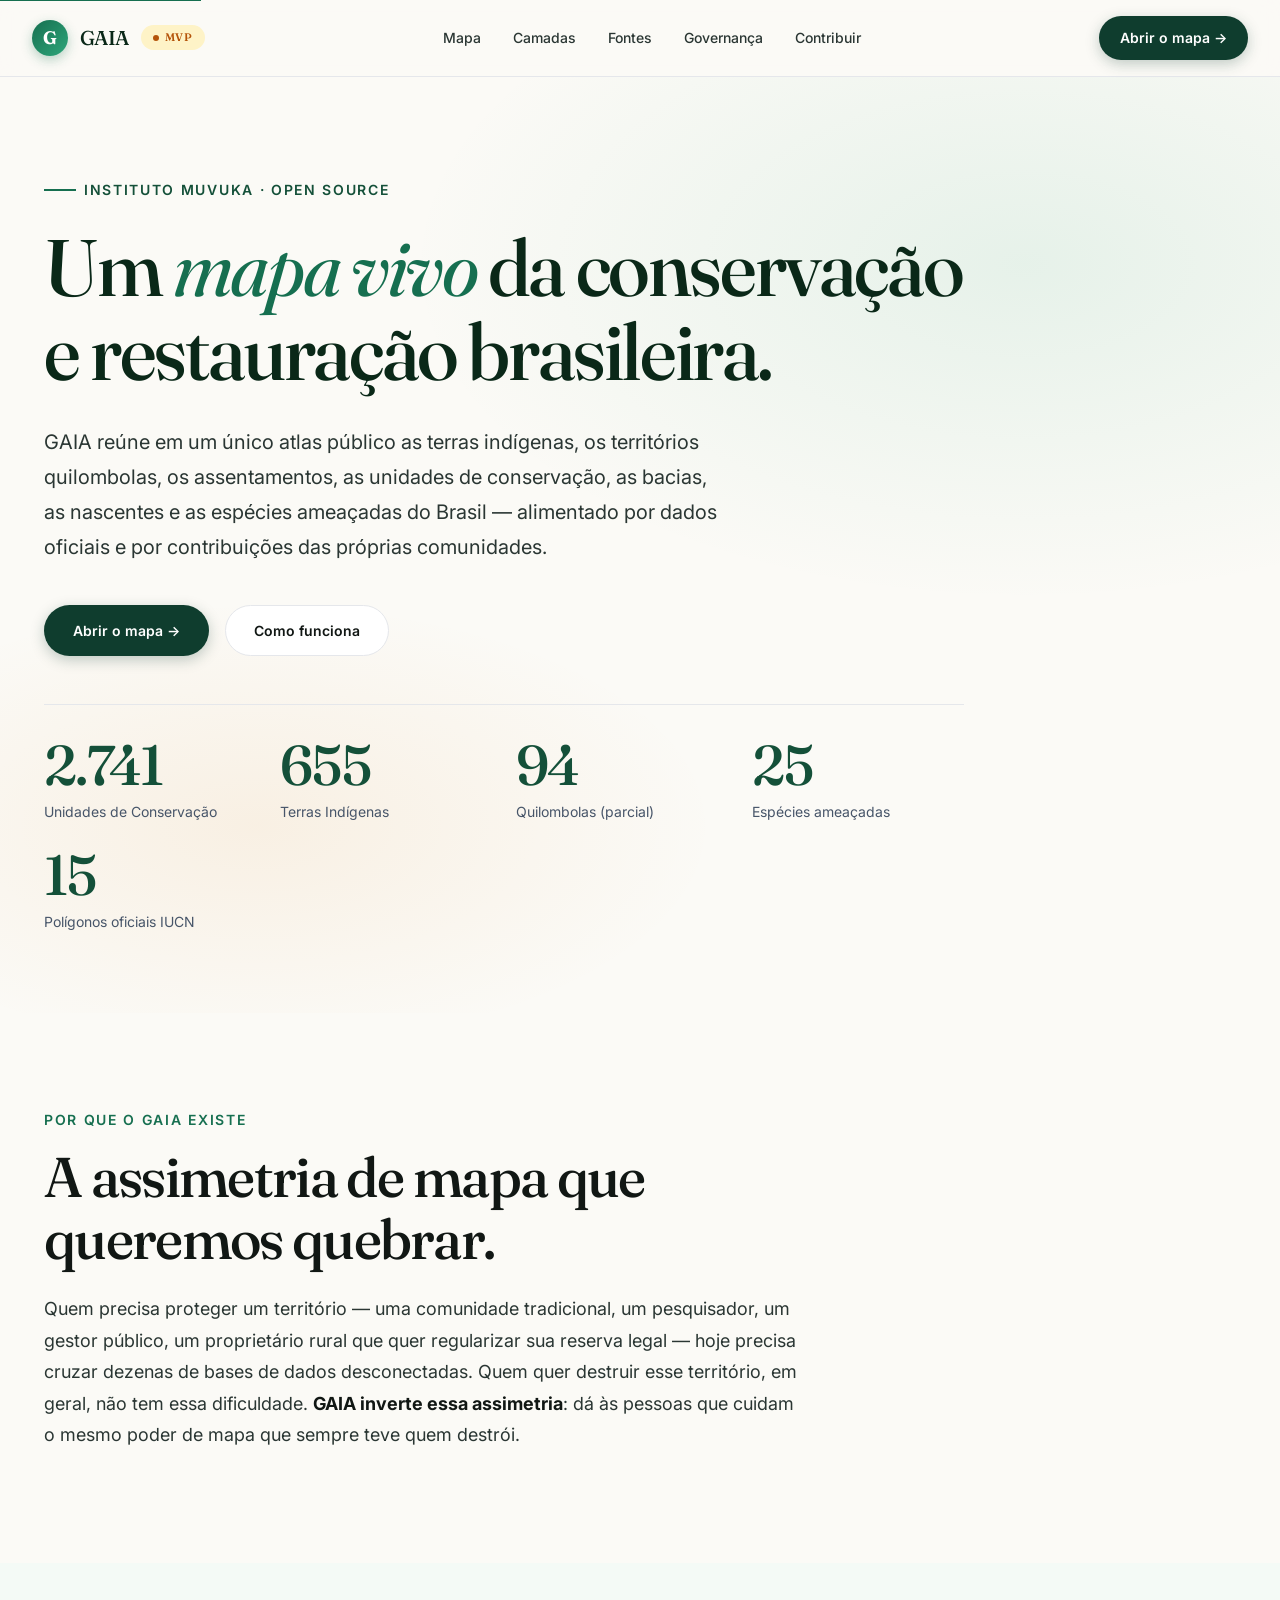
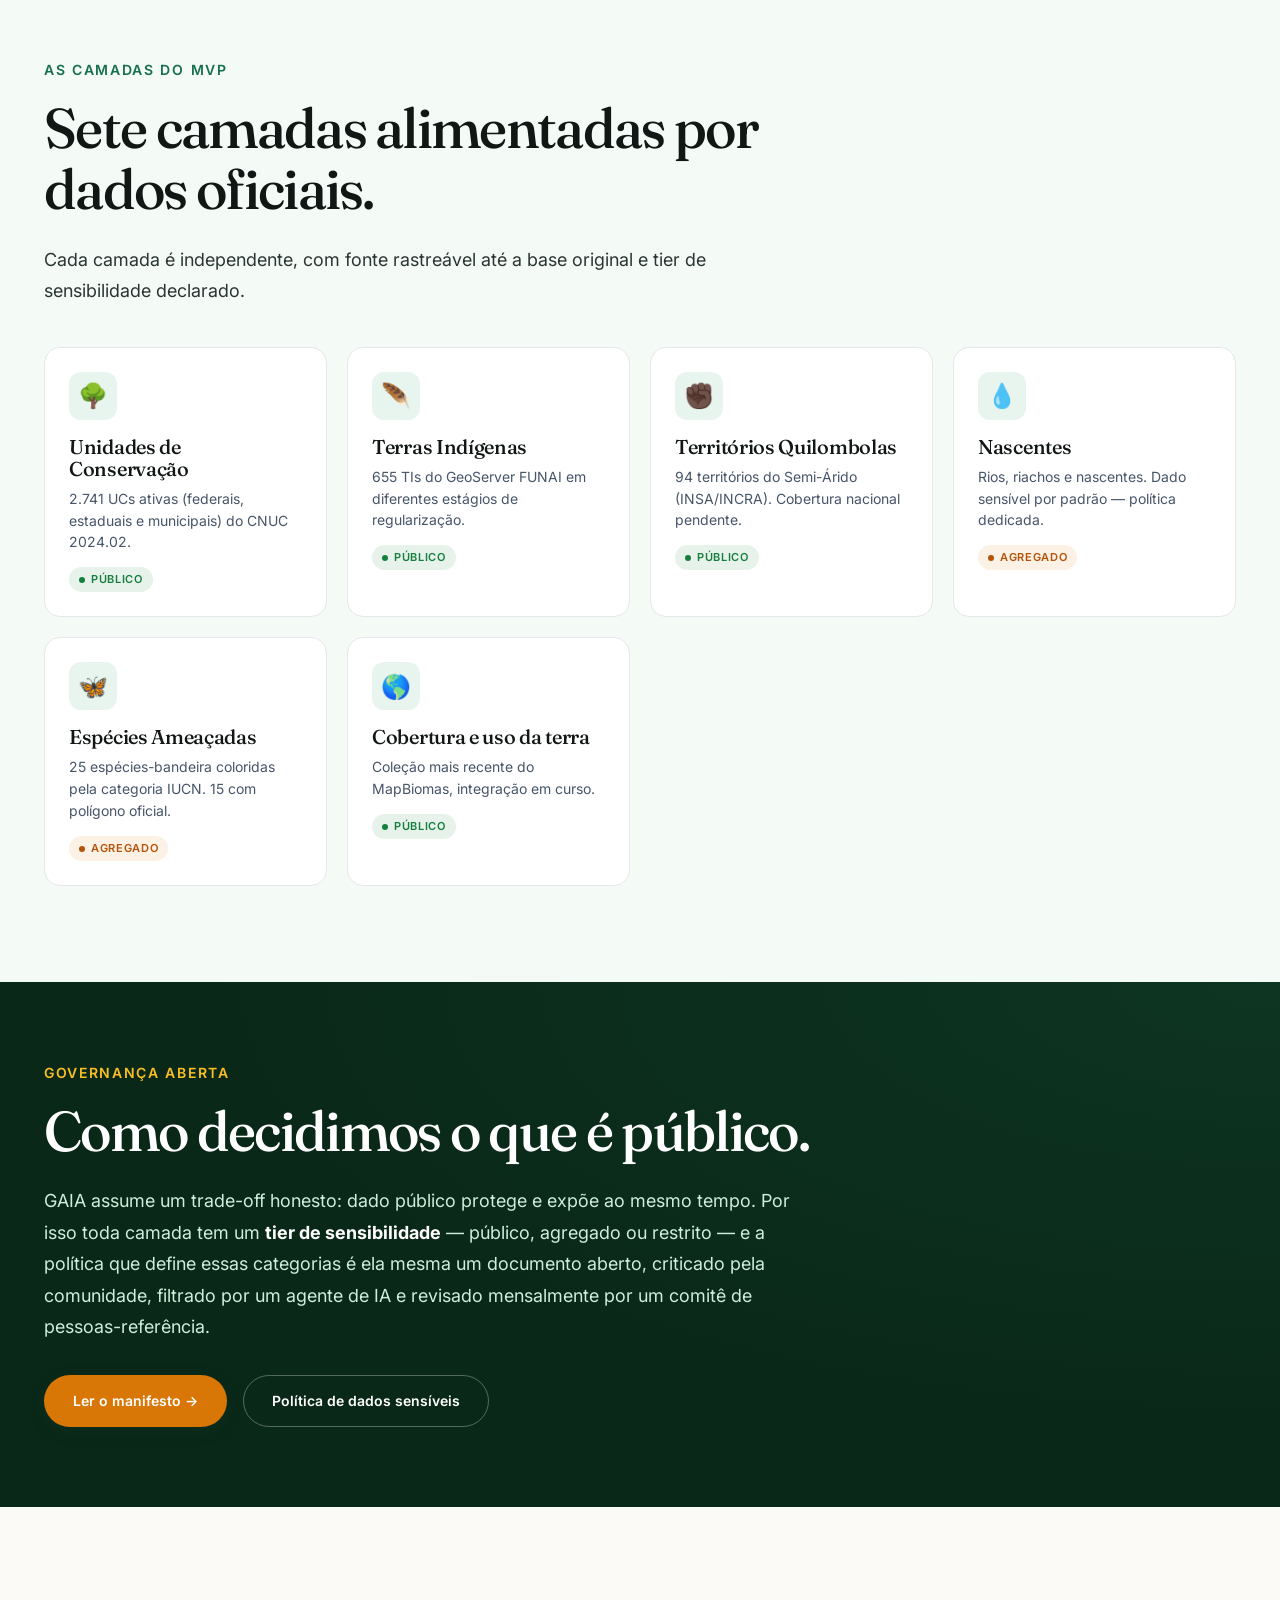
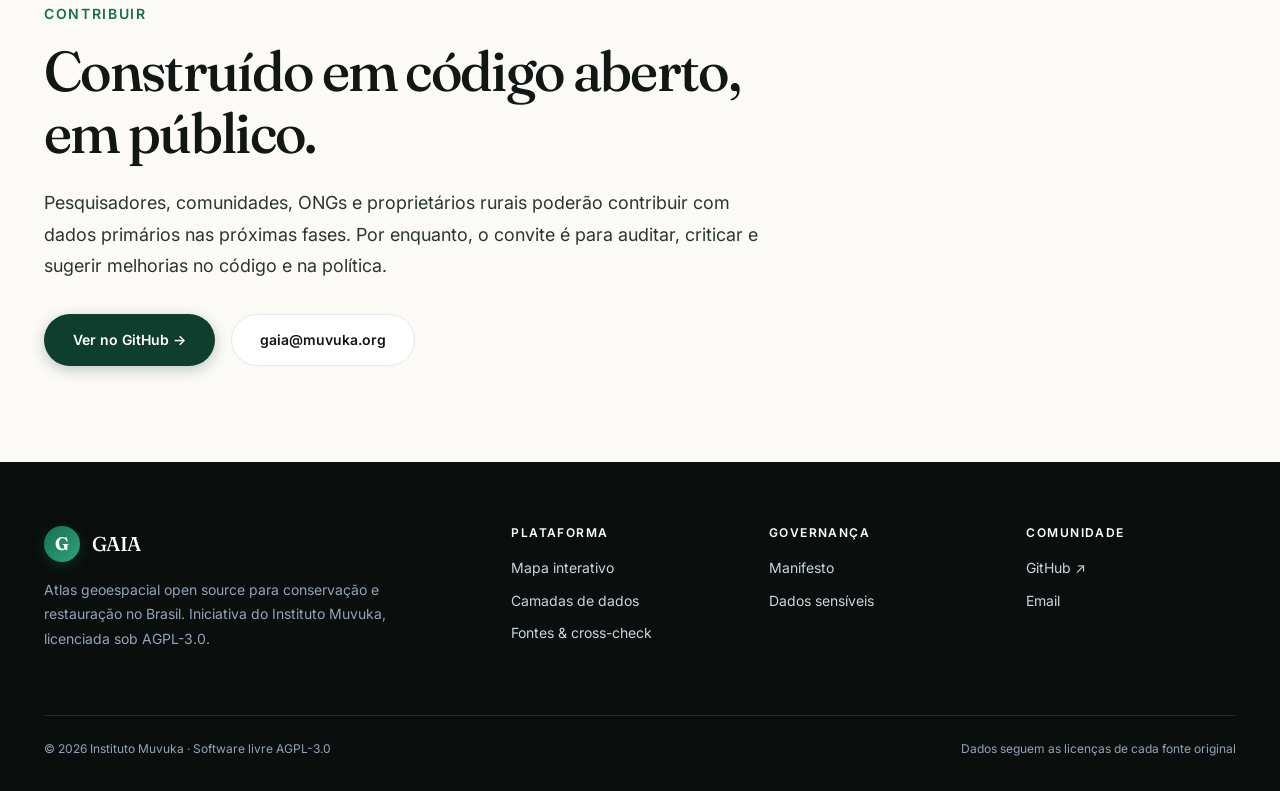
<file: index.html>
<!doctype html>
<html lang="pt-BR">
<head>
  <meta charset="utf-8" />
  <meta name="viewport" content="width=device-width, initial-scale=1, viewport-fit=cover" />
  <meta name="description" content="GAIA — atlas geoespacial open source da conservação e restauração brasileira. Terras indígenas, quilombolas, unidades de conservação, espécies ameaçadas — em um mapa só." />
  <meta property="og:title" content="GAIA — Mapa vivo da conservação brasileira" />
  <meta property="og:description" content="Atlas geoespacial open source agregando dados oficiais de conservação e restauração no Brasil." />
  <meta property="og:type" content="website" />
  <meta property="og:url" content="https://gaia.muvuka.org" />
  <title>GAIA — Mapa vivo da conservação e restauração brasileira</title>
  <link rel="stylesheet" href="./styles/tokens.css" />
  <link rel="stylesheet" href="./styles/base.css" />
  <link rel="stylesheet" href="./styles/components.css" />
</head>
<body>
  <a href="#main" class="skip-link">Pular para o conteúdo</a>

  <header class="gaia-header" role="banner">
    <a href="./index.html" class="gaia-header__brand" style="text-decoration: none;">
      <span class="gaia-header__brand-mark" aria-hidden="true">G</span>
      <span>GAIA</span>
      <span class="gaia-pill gaia-pill--alpha"><span class="gaia-pill__dot"></span>MVP</span>
    </a>
    <nav aria-label="Navegação principal">
      <ul class="gaia-header__nav">
        <li><a href="./modules/map/map.html">Mapa</a></li>
        <li><a href="#camadas">Camadas</a></li>
        <li><a href="./modules/governance/fontes.html">Fontes</a></li>
        <li><a href="#governanca">Governança</a></li>
        <li><a href="#contribuir">Contribuir</a></li>
      </ul>
    </nav>
    <a href="./modules/map/map.html" class="gaia-btn gaia-btn--primary" style="padding: 10px 20px;">Abrir o mapa →</a>
  </header>

  <main id="main">

    <!-- HERO -->
    <section class="gaia-hero">
      <div class="gaia-container">
        <div class="gaia-hero__content">
          <span class="gaia-hero__eyebrow">Instituto Muvuka · Open source</span>
          <h1 class="gaia-hero__title">
            Um <em>mapa vivo</em> da conservação<br />
            e restauração brasileira.
          </h1>
          <p class="gaia-hero__lead">
            GAIA reúne em um único atlas público as terras indígenas, os territórios quilombolas, os assentamentos, as unidades de conservação, as bacias, as nascentes e as espécies ameaçadas do Brasil — alimentado por dados oficiais e por contribuições das próprias comunidades.
          </p>
          <div class="gaia-hero__cta">
            <a href="./modules/map/map.html" class="gaia-btn gaia-btn--primary">Abrir o mapa →</a>
            <a href="#sobre" class="gaia-btn gaia-btn--secondary">Como funciona</a>
          </div>

          <!-- Stats -->
          <div class="gaia-stats">
            <div class="gaia-stat">
              <span class="gaia-stat__num">2.741</span>
              <div class="gaia-stat__label">Unidades de Conservação</div>
            </div>
            <div class="gaia-stat">
              <span class="gaia-stat__num">655</span>
              <div class="gaia-stat__label">Terras Indígenas</div>
            </div>
            <div class="gaia-stat">
              <span class="gaia-stat__num">94</span>
              <div class="gaia-stat__label">Quilombolas (parcial)</div>
            </div>
            <div class="gaia-stat">
              <span class="gaia-stat__num">25</span>
              <div class="gaia-stat__label">Espécies ameaçadas</div>
            </div>
            <div class="gaia-stat">
              <span class="gaia-stat__num">15</span>
              <div class="gaia-stat__label">Polígonos oficiais IUCN</div>
            </div>
          </div>
        </div>
      </div>
    </section>

    <!-- POR QUE EXISTE -->
    <section id="sobre" class="gaia-section">
      <div class="gaia-container">
        <span class="gaia-section__eyebrow">Por que o GAIA existe</span>
        <h2 class="gaia-section__title">A assimetria de mapa que queremos quebrar.</h2>
        <p class="gaia-section__lead" style="max-width: 760px;">
          Quem precisa proteger um território — uma comunidade tradicional, um pesquisador, um gestor público, um proprietário rural que quer regularizar sua reserva legal — hoje precisa cruzar dezenas de bases de dados desconectadas. Quem quer destruir esse território, em geral, não tem essa dificuldade. <strong style="color: var(--gaia-ink-900);">GAIA inverte essa assimetria</strong>: dá às pessoas que cuidam o mesmo poder de mapa que sempre teve quem destrói.
        </p>
      </div>
    </section>

    <!-- CAMADAS -->
    <section id="camadas" class="gaia-section" style="background: var(--gaia-green-50);">
      <div class="gaia-container">
        <span class="gaia-section__eyebrow">As camadas do MVP</span>
        <h2 class="gaia-section__title">Sete camadas alimentadas por dados oficiais.</h2>
        <p class="gaia-section__lead">Cada camada é independente, com fonte rastreável até a base original e tier de sensibilidade declarado.</p>

        <div class="gaia-grid">
          <article class="gaia-feature" style="--gaia-feature-color: #166F50;">
            <div class="gaia-feature__icon">🌳</div>
            <h3 class="gaia-feature__title">Unidades de Conservação</h3>
            <p class="gaia-feature__desc">2.741 UCs ativas (federais, estaduais e municipais) do CNUC 2024.02.</p>
            <span class="gaia-tier gaia-tier--public"><span class="gaia-tier__dot"></span>Público</span>
          </article>
          <article class="gaia-feature" style="--gaia-feature-color: #8B5A2B;">
            <div class="gaia-feature__icon">🪶</div>
            <h3 class="gaia-feature__title">Terras Indígenas</h3>
            <p class="gaia-feature__desc">655 TIs do GeoServer FUNAI em diferentes estágios de regularização.</p>
            <span class="gaia-tier gaia-tier--public"><span class="gaia-tier__dot"></span>Público</span>
          </article>
          <article class="gaia-feature" style="--gaia-feature-color: #5A3818;">
            <div class="gaia-feature__icon">✊🏿</div>
            <h3 class="gaia-feature__title">Territórios Quilombolas</h3>
            <p class="gaia-feature__desc">94 territórios do Semi-Árido (INSA/INCRA). Cobertura nacional pendente.</p>
            <span class="gaia-tier gaia-tier--public"><span class="gaia-tier__dot"></span>Público</span>
          </article>
          <article class="gaia-feature" style="--gaia-feature-color: #2F8FBE;">
            <div class="gaia-feature__icon">💧</div>
            <h3 class="gaia-feature__title">Nascentes</h3>
            <p class="gaia-feature__desc">Rios, riachos e nascentes. Dado sensível por padrão — política dedicada.</p>
            <span class="gaia-tier gaia-tier--aggregated"><span class="gaia-tier__dot"></span>Agregado</span>
          </article>
          <article class="gaia-feature" style="--gaia-feature-color: #B45309;">
            <div class="gaia-feature__icon">🦋</div>
            <h3 class="gaia-feature__title">Espécies Ameaçadas</h3>
            <p class="gaia-feature__desc">25 espécies-bandeira coloridas pela categoria IUCN. 15 com polígono oficial.</p>
            <span class="gaia-tier gaia-tier--aggregated"><span class="gaia-tier__dot"></span>Agregado</span>
          </article>
          <article class="gaia-feature" style="--gaia-feature-color: #6BC79D;">
            <div class="gaia-feature__icon">🌎</div>
            <h3 class="gaia-feature__title">Cobertura e uso da terra</h3>
            <p class="gaia-feature__desc">Coleção mais recente do MapBiomas, integração em curso.</p>
            <span class="gaia-tier gaia-tier--public"><span class="gaia-tier__dot"></span>Público</span>
          </article>
        </div>
      </div>
    </section>

    <!-- MANIFESTO -->
    <section id="governanca" class="gaia-manifesto">
      <div class="gaia-container">
        <span class="gaia-section__eyebrow" style="color: var(--gaia-amber-400);">Governança aberta</span>
        <h2 class="gaia-section__title" style="color: white; max-width: 820px;">Como decidimos o que é público.</h2>
        <p style="font-size: var(--gaia-text-lg); max-width: 760px; line-height: var(--gaia-line-loose); color: var(--gaia-green-200);">
          GAIA assume um trade-off honesto: dado público protege e expõe ao mesmo tempo. Por isso toda camada tem um <strong style="color: white;">tier de sensibilidade</strong> — público, agregado ou restrito — e a política que define essas categorias é ela mesma um documento aberto, criticado pela comunidade, filtrado por um agente de IA e revisado mensalmente por um comitê de pessoas-referência.
        </p>
        <div style="display: flex; gap: var(--gaia-space-4); margin-top: var(--gaia-space-8); flex-wrap: wrap;">
          <a href="./policies/manifesto.md" class="gaia-btn gaia-btn--primary" style="background: var(--gaia-amber-600); color: white;">Ler o manifesto →</a>
          <a href="./policies/dados-sensiveis.md" class="gaia-btn gaia-btn--secondary" style="background: transparent; color: white; border-color: rgba(255,255,255,0.3);">Política de dados sensíveis</a>
        </div>
      </div>
    </section>

    <!-- CONTRIBUIR -->
    <section id="contribuir" class="gaia-section">
      <div class="gaia-container">
        <span class="gaia-section__eyebrow">Contribuir</span>
        <h2 class="gaia-section__title">Construído em código aberto, em público.</h2>
        <p class="gaia-section__lead">
          Pesquisadores, comunidades, ONGs e proprietários rurais poderão contribuir com dados primários nas próximas fases. Por enquanto, o convite é para auditar, criticar e sugerir melhorias no código e na política.
        </p>
        <div style="display: flex; gap: var(--gaia-space-4); margin-top: var(--gaia-space-8); flex-wrap: wrap;">
          <a href="https://github.com/institutomuvuka/gaia" class="gaia-btn gaia-btn--primary" target="_blank" rel="noopener">Ver no GitHub →</a>
          <a href="mailto:gaia@muvuka.org" class="gaia-btn gaia-btn--secondary">gaia@muvuka.org</a>
        </div>
      </div>
    </section>

  </main>

  <footer class="gaia-footer" role="contentinfo">
    <div class="gaia-container">
      <div class="gaia-footer__grid">
        <div>
          <div class="gaia-header__brand" style="color: white; margin-bottom: var(--gaia-space-4);">
            <span class="gaia-header__brand-mark" aria-hidden="true">G</span>
            <span>GAIA</span>
          </div>
          <p style="color: var(--gaia-ink-400); font-size: var(--gaia-text-sm); max-width: 360px; line-height: var(--gaia-line-loose);">
            Atlas geoespacial open source para conservação e restauração no Brasil. Iniciativa do Instituto Muvuka, licenciada sob AGPL-3.0.
          </p>
        </div>
        <div>
          <h4>Plataforma</h4>
          <ul>
            <li><a href="./modules/map/map.html">Mapa interativo</a></li>
            <li><a href="#camadas">Camadas de dados</a></li>
            <li><a href="./modules/governance/fontes.html">Fontes & cross-check</a></li>
          </ul>
        </div>
        <div>
          <h4>Governança</h4>
          <ul>
            <li><a href="./policies/manifesto.md">Manifesto</a></li>
            <li><a href="./policies/dados-sensiveis.md">Dados sensíveis</a></li>
          </ul>
        </div>
        <div>
          <h4>Comunidade</h4>
          <ul>
            <li><a href="https://github.com/institutomuvuka/gaia" target="_blank" rel="noopener">GitHub ↗</a></li>
            <li><a href="mailto:gaia@muvuka.org">Email</a></li>
          </ul>
        </div>
      </div>
      <div class="gaia-footer__legal">
        <span>© 2026 Instituto Muvuka · Software livre AGPL-3.0</span>
        <span>Dados seguem as licenças de cada fonte original</span>
      </div>
    </div>
  </footer>

</body>
</html>
</file>
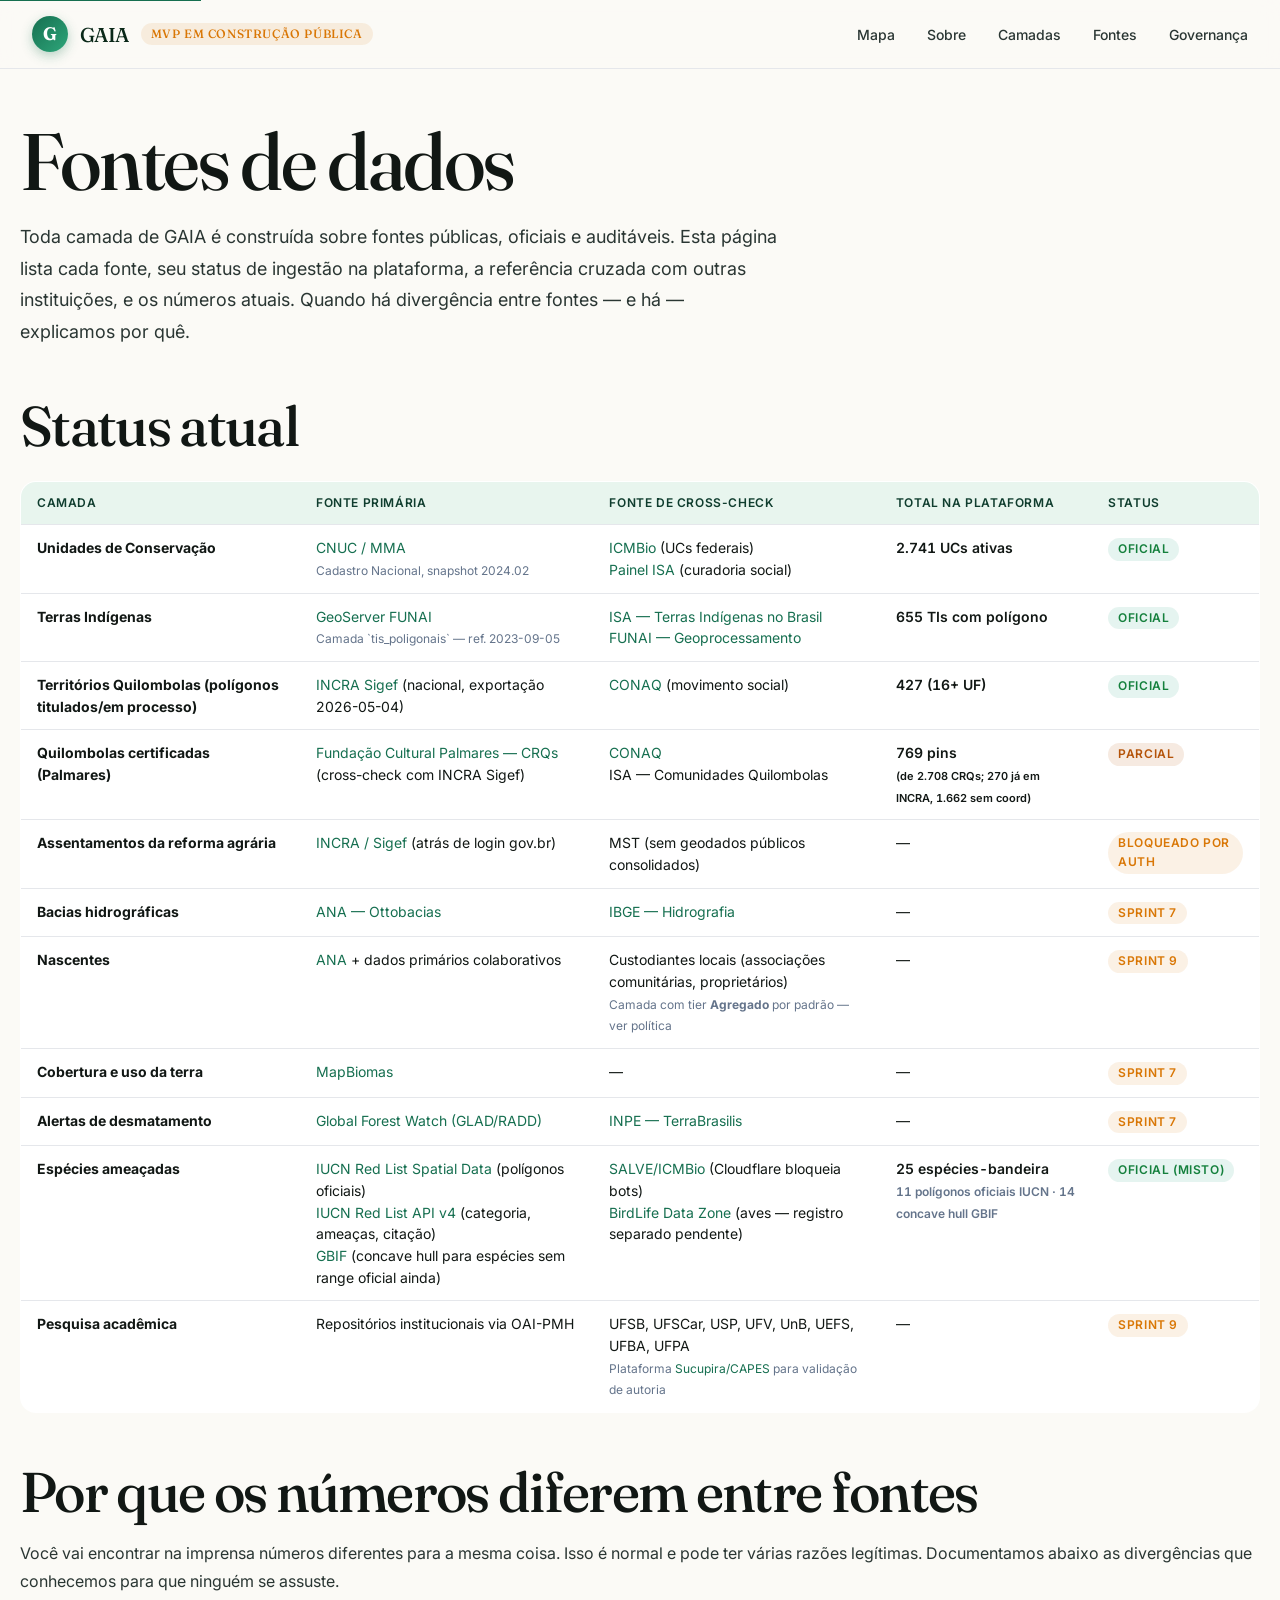
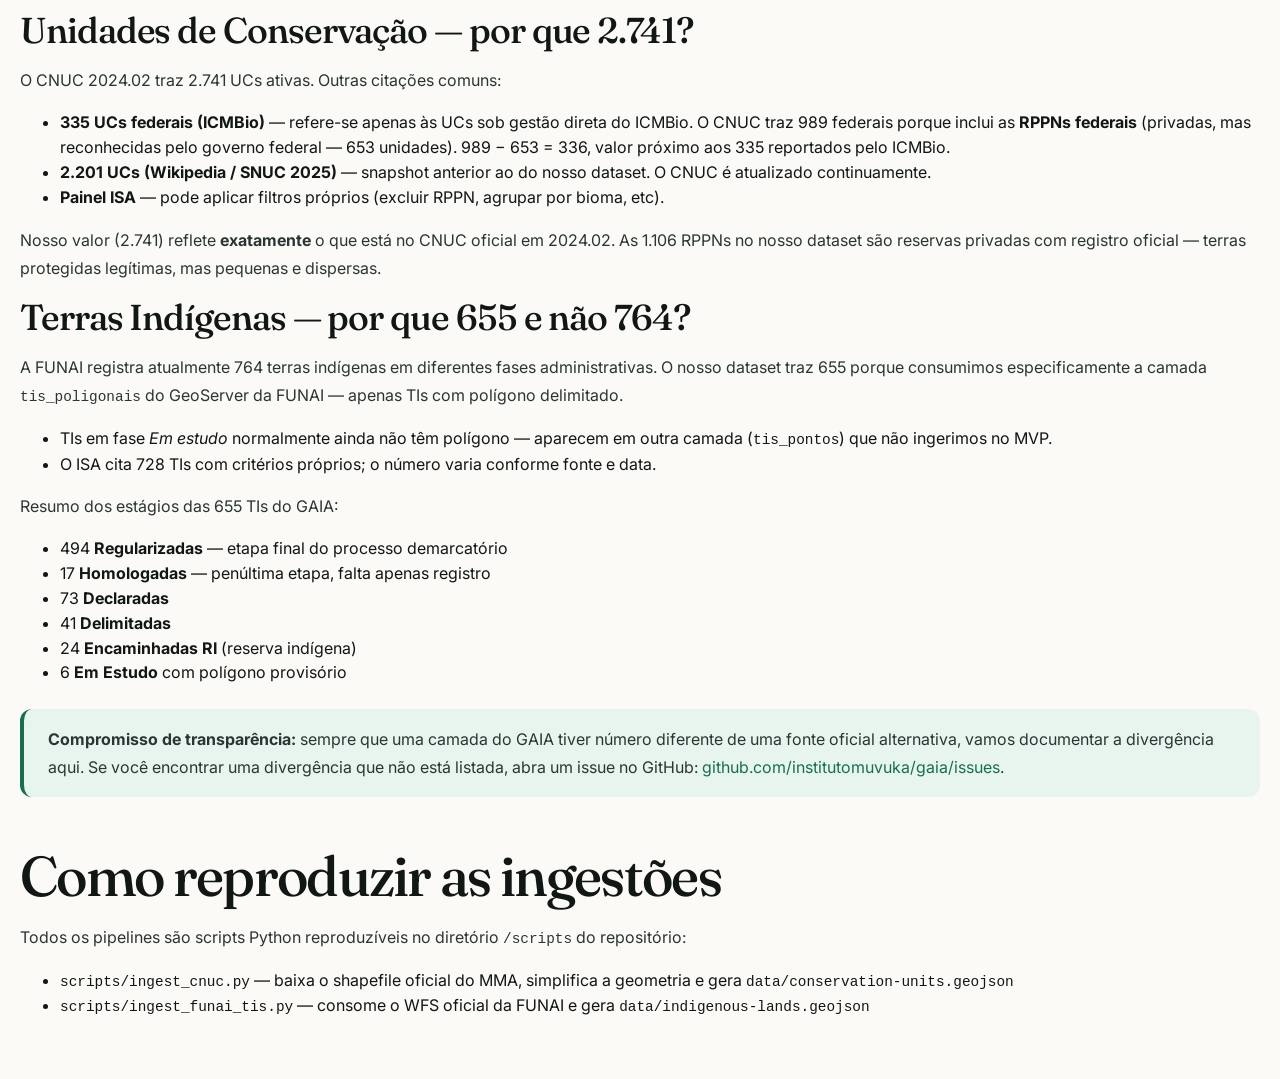
<file: modules/governance/fontes.html>
<!doctype html>
<html lang="pt-BR">
<head>
  <meta charset="utf-8" />
  <meta name="viewport" content="width=device-width, initial-scale=1, viewport-fit=cover" />
  <meta name="description" content="GAIA — fontes oficiais de dados, com auditoria pública e cross-check entre instituições." />
  <title>Fontes — GAIA</title>

  <link rel="stylesheet" href="../../styles/tokens.css" />
  <link rel="stylesheet" href="../../styles/base.css" />
  <link rel="stylesheet" href="../../styles/components.css" />

  <style>
    .fontes-table {
      width: 100%;
      border-collapse: collapse;
      margin: var(--gaia-space-6) 0;
      font-size: var(--gaia-text-sm);
      background: var(--gaia-card);
      border: 1px solid var(--gaia-border);
      border-radius: var(--gaia-radius-lg);
      overflow: hidden;
    }
    .fontes-table th, .fontes-table td {
      padding: var(--gaia-space-3) var(--gaia-space-4);
      text-align: left;
      border-bottom: 1px solid var(--gaia-border);
      vertical-align: top;
    }
    .fontes-table th {
      background: var(--gaia-green-100);
      color: var(--gaia-green-900);
      font-weight: 600;
      font-size: var(--gaia-text-xs);
      text-transform: uppercase;
      letter-spacing: 0.05em;
    }
    .fontes-table tr:last-child td { border-bottom: 0; }
    .fontes-table .num { font-variant-numeric: tabular-nums; font-weight: 600; }

    .fontes-status {
      display: inline-block;
      padding: 2px 10px;
      border-radius: var(--gaia-radius-pill);
      font-size: var(--gaia-text-xs);
      font-weight: 600;
      text-transform: uppercase;
      letter-spacing: 0.05em;
    }
    .fontes-status--official { background: rgba(5, 150, 105, 0.1); color: var(--gaia-success-500); }
    .fontes-status--planned  { background: rgba(217, 119, 6, 0.1); color: var(--gaia-warn-500); }
    .fontes-status--partial  { background: rgba(180, 83, 9, 0.12); color: #B45309; }
    .fontes-status--review   { background: rgba(31, 111, 74, 0.1); color: var(--gaia-green-700); }

    .fontes-callout {
      background: var(--gaia-green-100);
      border-left: 4px solid var(--gaia-green-700);
      padding: var(--gaia-space-4) var(--gaia-space-6);
      border-radius: var(--gaia-radius-md);
      margin: var(--gaia-space-6) 0;
    }
    .fontes-callout p { margin: 0; }
  </style>
</head>
<body>
  <a href="#main" class="skip-link">Pular para o conteúdo</a>

  <header class="gaia-header" role="banner">
    <a href="../../index.html" class="gaia-header__brand" style="text-decoration: none; display: flex; align-items: center; gap: var(--gaia-space-3);">
      <span class="gaia-header__brand-mark" aria-hidden="true">G</span>
      <span>GAIA</span>
      <span style="font-size: var(--gaia-text-xs); font-weight: 500; color: var(--gaia-warn-500); background: rgba(217, 119, 6, 0.1); padding: 2px 10px; border-radius: var(--gaia-radius-pill); text-transform: uppercase; letter-spacing: 0.05em;">MVP em construção pública</span>
    </a>
    <nav aria-label="Navegação principal">
      <ul class="gaia-header__nav">
        <li><a href="../map/map.html">Mapa</a></li>
        <li><a href="../../index.html#sobre">Sobre</a></li>
        <li><a href="../../index.html#camadas">Camadas</a></li>
        <li><a href="./fontes.html">Fontes</a></li>
        <li><a href="../../index.html#governanca">Governança</a></li>
      </ul>
    </nav>
  </header>

  <main id="main" class="gaia-container" style="padding: var(--gaia-space-12) 0;">

    <h1>Fontes de dados</h1>
    <p style="font-size: var(--gaia-text-lg); max-width: 760px;">
      Toda camada de GAIA é construída sobre fontes públicas, oficiais e auditáveis. Esta página lista cada fonte, seu status de ingestão na plataforma, a referência cruzada com outras instituições, e os números atuais. Quando há divergência entre fontes — e há — explicamos por quê.
    </p>

    <h2 style="margin-top: var(--gaia-space-12);">Status atual</h2>

    <table class="fontes-table">
      <thead>
        <tr>
          <th>Camada</th>
          <th>Fonte primária</th>
          <th>Fonte de cross-check</th>
          <th>Total na plataforma</th>
          <th>Status</th>
        </tr>
      </thead>
      <tbody>
        <tr>
          <td><strong>Unidades de Conservação</strong></td>
          <td>
            <a href="https://dados.mma.gov.br/dataset/unidadesdeconservacao" target="_blank" rel="noopener">CNUC / MMA</a><br>
            <span style="color: var(--gaia-ink-500); font-size: var(--gaia-text-xs);">Cadastro Nacional, snapshot 2024.02</span>
          </td>
          <td>
            <a href="https://www.gov.br/icmbio/" target="_blank" rel="noopener">ICMBio</a> (UCs federais)<br>
            <a href="https://uc.socioambiental.org/" target="_blank" rel="noopener">Painel ISA</a> (curadoria social)
          </td>
          <td class="num">2.741 UCs ativas</td>
          <td><span class="fontes-status fontes-status--official">Oficial</span></td>
        </tr>
        <tr>
          <td><strong>Terras Indígenas</strong></td>
          <td>
            <a href="https://geoserver.funai.gov.br/" target="_blank" rel="noopener">GeoServer FUNAI</a><br>
            <span style="color: var(--gaia-ink-500); font-size: var(--gaia-text-xs);">Camada `tis_poligonais` — ref. 2023-09-05</span>
          </td>
          <td>
            <a href="https://terrasindigenas.org.br/" target="_blank" rel="noopener">ISA — Terras Indígenas no Brasil</a><br>
            <a href="https://www.gov.br/funai/pt-br/atuacao/terras-indigenas/geoprocessamento-e-mapas" target="_blank" rel="noopener">FUNAI — Geoprocessamento</a>
          </td>
          <td class="num">655 TIs com polígono</td>
          <td><span class="fontes-status fontes-status--official">Oficial</span></td>
        </tr>
        <tr>
          <td><strong>Territórios Quilombolas (polígonos titulados/em processo)</strong></td>
          <td>
            <a href="https://acervofundiario.incra.gov.br/" target="_blank" rel="noopener">INCRA Sigef</a> (nacional, exportação 2026-05-04)
          </td>
          <td>
            <a href="https://www.conaq.org.br/" target="_blank" rel="noopener">CONAQ</a> (movimento social)
          </td>
          <td class="num">427 (16+ UF)</td>
          <td><span class="fontes-status fontes-status--official">Oficial</span></td>
        </tr>
        <tr>
          <td><strong>Quilombolas certificadas (Palmares)</strong></td>
          <td>
            <a href="https://www.gov.br/palmares/pt-br/departamentos/protecao-preservacao-e-articulacao/certificacao-quilombola" target="_blank" rel="noopener">Fundação Cultural Palmares — CRQs</a> (cross-check com INCRA Sigef)
          </td>
          <td>
            <a href="https://www.conaq.org.br/" target="_blank" rel="noopener">CONAQ</a><br>
            ISA — Comunidades Quilombolas
          </td>
          <td class="num">769 pins<br><span style="font-size:11px;color:var(--gaia-text-secondary);">(de 2.708 CRQs; 270 já em INCRA, 1.662 sem coord)</span></td>
          <td><span class="fontes-status fontes-status--partial">Parcial</span></td>
        </tr>
        <tr>
          <td><strong>Assentamentos da reforma agrária</strong></td>
          <td>
            <a href="https://acervofundiario.incra.gov.br/" target="_blank" rel="noopener">INCRA / Sigef</a> (atrás de login gov.br)
          </td>
          <td>
            MST (sem geodados públicos consolidados)
          </td>
          <td>—</td>
          <td><span class="fontes-status fontes-status--planned">Bloqueado por auth</span></td>
        </tr>
        <tr>
          <td><strong>Bacias hidrográficas</strong></td>
          <td>
            <a href="https://metadados.snirh.gov.br/" target="_blank" rel="noopener">ANA — Ottobacias</a>
          </td>
          <td>
            <a href="https://www.ibge.gov.br/geociencias/" target="_blank" rel="noopener">IBGE — Hidrografia</a>
          </td>
          <td>—</td>
          <td><span class="fontes-status fontes-status--planned">Sprint 7</span></td>
        </tr>
        <tr>
          <td><strong>Nascentes</strong></td>
          <td>
            <a href="https://www.ana.gov.br/" target="_blank" rel="noopener">ANA</a> + dados primários colaborativos
          </td>
          <td>
            Custodiantes locais (associações comunitárias, proprietários)<br>
            <span style="color: var(--gaia-ink-500); font-size: var(--gaia-text-xs);">Camada com tier <strong>Agregado</strong> por padrão — ver política</span>
          </td>
          <td>—</td>
          <td><span class="fontes-status fontes-status--planned">Sprint 9</span></td>
        </tr>
        <tr>
          <td><strong>Cobertura e uso da terra</strong></td>
          <td>
            <a href="https://mapbiomas.org/" target="_blank" rel="noopener">MapBiomas</a>
          </td>
          <td>—</td>
          <td>—</td>
          <td><span class="fontes-status fontes-status--planned">Sprint 7</span></td>
        </tr>
        <tr>
          <td><strong>Alertas de desmatamento</strong></td>
          <td>
            <a href="https://www.globalforestwatch.org/" target="_blank" rel="noopener">Global Forest Watch (GLAD/RADD)</a>
          </td>
          <td>
            <a href="http://terrabrasilis.dpi.inpe.br/" target="_blank" rel="noopener">INPE — TerraBrasilis</a>
          </td>
          <td>—</td>
          <td><span class="fontes-status fontes-status--planned">Sprint 7</span></td>
        </tr>
        <tr>
          <td><strong>Espécies ameaçadas</strong></td>
          <td>
            <a href="https://www.iucnredlist.org/resources/spatial-data-download" target="_blank" rel="noopener">IUCN Red List Spatial Data</a> (polígonos oficiais)<br>
            <a href="https://api.iucnredlist.org/api/v4" target="_blank" rel="noopener">IUCN Red List API v4</a> (categoria, ameaças, citação)<br>
            <a href="https://www.gbif.org/" target="_blank" rel="noopener">GBIF</a> (concave hull para espécies sem range oficial ainda)
          </td>
          <td>
            <a href="https://salve.icmbio.gov.br/" target="_blank" rel="noopener">SALVE/ICMBio</a> (Cloudflare bloqueia bots)<br>
            <a href="https://datazone.birdlife.org/" target="_blank" rel="noopener">BirdLife Data Zone</a> (aves — registro separado pendente)
          </td>
          <td class="num">25 espécies-bandeira<br><span style="color: var(--gaia-ink-500); font-size: var(--gaia-text-xs);">11 polígonos oficiais IUCN · 14 concave hull GBIF</span></td>
          <td><span class="fontes-status fontes-status--official">Oficial (misto)</span></td>
        </tr>
        <tr>
          <td><strong>Pesquisa acadêmica</strong></td>
          <td>
            Repositórios institucionais via OAI-PMH
          </td>
          <td>
            UFSB, UFSCar, USP, UFV, UnB, UEFS, UFBA, UFPA<br>
            <span style="color: var(--gaia-ink-500); font-size: var(--gaia-text-xs);">Plataforma <a href="https://sucupira.capes.gov.br/" target="_blank" rel="noopener">Sucupira/CAPES</a> para validação de autoria</span>
          </td>
          <td>—</td>
          <td><span class="fontes-status fontes-status--planned">Sprint 9</span></td>
        </tr>
      </tbody>
    </table>

    <h2 style="margin-top: var(--gaia-space-12);">Por que os números diferem entre fontes</h2>

    <p>Você vai encontrar na imprensa números diferentes para a mesma coisa. Isso é normal e pode ter várias razões legítimas. Documentamos abaixo as divergências que conhecemos para que ninguém se assuste.</p>

    <h3>Unidades de Conservação — por que 2.741?</h3>

    <p>O CNUC 2024.02 traz 2.741 UCs ativas. Outras citações comuns:</p>

    <ul>
      <li><strong>335 UCs federais (ICMBio)</strong> — refere-se apenas às UCs sob gestão direta do ICMBio. O CNUC traz 989 federais porque inclui as <strong>RPPNs federais</strong> (privadas, mas reconhecidas pelo governo federal — 653 unidades). 989 − 653 = 336, valor próximo aos 335 reportados pelo ICMBio.</li>
      <li><strong>2.201 UCs (Wikipedia / SNUC 2025)</strong> — snapshot anterior ao do nosso dataset. O CNUC é atualizado continuamente.</li>
      <li><strong>Painel ISA</strong> — pode aplicar filtros próprios (excluir RPPN, agrupar por bioma, etc).</li>
    </ul>

    <p>Nosso valor (2.741) reflete <strong>exatamente</strong> o que está no CNUC oficial em 2024.02. As 1.106 RPPNs no nosso dataset são reservas privadas com registro oficial — terras protegidas legítimas, mas pequenas e dispersas.</p>

    <h3>Terras Indígenas — por que 655 e não 764?</h3>

    <p>A FUNAI registra atualmente 764 terras indígenas em diferentes fases administrativas. O nosso dataset traz 655 porque consumimos especificamente a camada <code>tis_poligonais</code> do GeoServer da FUNAI — apenas TIs com polígono delimitado.</p>

    <ul>
      <li>TIs em fase <em>Em estudo</em> normalmente ainda não têm polígono — aparecem em outra camada (<code>tis_pontos</code>) que não ingerimos no MVP.</li>
      <li>O ISA cita 728 TIs com critérios próprios; o número varia conforme fonte e data.</li>
    </ul>

    <p>Resumo dos estágios das 655 TIs do GAIA:</p>
    <ul>
      <li>494 <strong>Regularizadas</strong> — etapa final do processo demarcatório</li>
      <li>17 <strong>Homologadas</strong> — penúltima etapa, falta apenas registro</li>
      <li>73 <strong>Declaradas</strong></li>
      <li>41 <strong>Delimitadas</strong></li>
      <li>24 <strong>Encaminhadas RI</strong> (reserva indígena)</li>
      <li>6 <strong>Em Estudo</strong> com polígono provisório</li>
    </ul>

    <div class="fontes-callout">
      <p><strong>Compromisso de transparência:</strong> sempre que uma camada do GAIA tiver número diferente de uma fonte oficial alternativa, vamos documentar a divergência aqui. Se você encontrar uma divergência que não está listada, abra um issue no GitHub: <a href="https://github.com/institutomuvuka/gaia/issues" target="_blank" rel="noopener">github.com/institutomuvuka/gaia/issues</a>.</p>
    </div>

    <h2 style="margin-top: var(--gaia-space-12);">Como reproduzir as ingestões</h2>

    <p>Todos os pipelines são scripts Python reproduzíveis no diretório <code>/scripts</code> do repositório:</p>

    <ul>
      <li><code>scripts/ingest_cnuc.py</code> — baixa o shapefile oficial do MMA, simplifica a geometria e gera <code>data/conservation-units.geojson</code></li>
      <li><code>scripts/ingest_funai_tis.py</code> — consome o WFS oficial da FUNAI e gera <code>data/indigenous-lands.geojson</c
</file>
<file: styles/tokens.css>
/* ============================================================
   GAIA — Design Tokens
   Sistema visual: tipografia premium (Fraunces serif para títulos +
   Inter sans para corpo) + paleta inspirada em biomas brasileiros.
   ============================================================ */
@import url('https://fonts.googleapis.com/css2?family=Inter:wght@400;500;600;700&family=Fraunces:opsz,wght@9..144,400;9..144,500;9..144,700&display=swap');

:root {
  /* ====== PALETA ====== */
  /* Verde principal — profundidade da Mata Atlântica */
  --gaia-green-950: #0A2818;
  --gaia-green-900: #0F3D2E;
  --gaia-green-800: #145039;
  --gaia-green-700: #166F50;   /* primário */
  --gaia-green-600: #1F8B65;
  --gaia-green-500: #2EA67A;   /* primário claro */
  --gaia-green-400: #6BC79D;
  --gaia-green-300: #A5DFC1;
  --gaia-green-200: #D0EDDB;
  --gaia-green-100: #E8F5EE;
  --gaia-green-50:  #F4FAF6;

  /* Acento — âmbar dos cerrados, cor de ação */
  --gaia-amber-700: #B45309;
  --gaia-amber-600: #D97706;   /* acento */
  --gaia-amber-500: #F59E0B;
  --gaia-amber-400: #FBBF24;
  --gaia-amber-100: #FEF3C7;

  /* Água — azul dos rios e nascentes */
  --gaia-water-800: #134E5E;
  --gaia-water-700: #1A5F8A;
  --gaia-water-500: #2F8FBE;
  --gaia-water-300: #93C5DD;
  --gaia-water-100: #DBEEF7;

  /* Terra — castanhos quilombolas e quentes */
  --gaia-earth-800: #5A3818;
  --gaia-earth-700: #8B5A2B;
  --gaia-earth-500: #C68B47;
  --gaia-earth-100: #F6EBDB;

  /* Sinal */
  --gaia-warn-500:    #D97706;
  --gaia-danger-500:  #B91C1C;
  --gaia-success-500: #15803D;

  /* Neutros — paleta greige sofisticada */
  --gaia-ink-950: #0A0F0D;
  --gaia-ink-900: #111714;
  --gaia-ink-800: #1A2420;
  --gaia-ink-700: #2A3633;
  --gaia-ink-600: #475569;
  --gaia-ink-500: #64748B;
  --gaia-ink-400: #94A3B8;
  --gaia-ink-300: #CBD5E1;
  --gaia-ink-200: #E2E8F0;
  --gaia-ink-100: #F1F5F9;
  --gaia-ink-50:  #F8FAFC;

  --gaia-bg:      #FBFAF6;     /* greige claro elegante */
  --gaia-card:    #FFFFFF;
  --gaia-border:  #E5E7EB;

  /* Tier de sensibilidade */
  --gaia-tier-public:     var(--gaia-success-500);
  --gaia-tier-aggregated: var(--gaia-amber-600);
  --gaia-tier-restricted: var(--gaia-danger-500);

  /* ====== TIPOGRAFIA ====== */
  --gaia-font-sans:   'Inter', -apple-system, BlinkMacSystemFont, 'Segoe UI', sans-serif;
  --gaia-font-serif:  'Fraunces', Georgia, 'Times New Roman', serif;
  --gaia-font-mono:   'JetBrains Mono', 'Consolas', monospace;

  /* Escala fluida (clamp para responsividade nativa) */
  --gaia-text-xs:   12px;
  --gaia-text-sm:   14px;
  --gaia-text-base: 16px;
  --gaia-text-lg:   18px;
  --gaia-text-xl:   clamp(20px, 1.5vw, 22px);
  --gaia-text-2xl:  clamp(24px, 2vw,   28px);
  --gaia-text-3xl:  clamp(28px, 3vw,   36px);
  --gaia-text-4xl:  clamp(36px, 5vw,   56px);
  --gaia-text-5xl:  clamp(44px, 7vw,   80px);

  --gaia-line-tight:  1.1;
  --gaia-line-snug:   1.3;
  --gaia-line-normal: 1.55;
  --gaia-line-loose:  1.75;

  --gaia-track-tight:  -0.03em;
  --gaia-track-snug:   -0.015em;
  --gaia-track-normal:  0;

  /* ====== ESPAÇOS ====== */
  --gaia-space-1:  4px;
  --gaia-space-2:  8px;
  --gaia-space-3:  12px;
  --gaia-space-4:  16px;
  --gaia-space-5:  20px;
  --gaia-space-6:  24px;
  --gaia-space-8:  32px;
  --gaia-space-10: 40px;
  --gaia-space-12: 48px;
  --gaia-space-16: 64px;
  --gaia-space-20: 80px;
  --gaia-space-24: 96px;

  /* ====== RAIO ====== */
  --gaia-radius-xs:   4px;
  --gaia-radius-sm:   8px;
  --gaia-radius-md:   12px;
  --gaia-radius-lg:   16px;
  --gaia-radius-xl:   24px;
  --gaia-radius-pill: 999px;

  /* ====== SOMBRAS — refinadas com tons do tema ====== */
  --gaia-shadow-xs: 0 1px 2px rgba(15, 61, 46, 0.04);
  --gaia-shadow-sm: 0 2px 4px rgba(15, 61, 46, 0.06), 0 1px 2px rgba(15, 61, 46, 0.04);
  --gaia-shadow-md: 0 8px 24px rgba(15, 61, 46, 0.08), 0 2px 4px rgba(15, 61, 46, 0.04);
  --gaia-shadow-lg: 0 24px 48px rgba(15, 61, 46, 0.12), 0 8px 16px rgba(15, 61, 46, 0.06);
  --gaia-shadow-xl: 0 32px 64px rgba(15, 61, 46, 0.16);

  /* Z-index */
  --gaia-z-base:    1;
  --gaia-z-overlay: 10;
  --gaia-z-modal:   100;
  --gaia-z-toast:   1000;

  /* Transição padrão */
  --gaia-transition: 200ms cubic-bezier(0.4, 0, 0.2, 1);
}
</file>
<file: styles/base.css>
/* ============================================================
   GAIA — Base styles (reset + tipografia)
   ============================================================ */
*, *::before, *::after { box-sizing: border-box; }
html { -webkit-text-size-adjust: 100%; scroll-behavior: smooth; }

body {
  margin: 0;
  font-family: var(--gaia-font-sans);
  font-size: var(--gaia-text-base);
  line-height: var(--gaia-line-normal);
  color: var(--gaia-ink-900);
  background: var(--gaia-bg);
  -webkit-font-smoothing: antialiased;
  -moz-osx-font-smoothing: grayscale;
  text-rendering: optimizeLegibility;
}

h1, h2, h3, h4, h5, h6 {
  margin: 0 0 var(--gaia-space-4);
  font-family: var(--gaia-font-serif);
  font-weight: 500;
  line-height: var(--gaia-line-tight);
  letter-spacing: var(--gaia-track-tight);
  color: var(--gaia-ink-900);
}
h1 { font-size: var(--gaia-text-5xl); font-weight: 500; }
h2 { font-size: var(--gaia-text-4xl); font-weight: 500; }
h3 { font-size: var(--gaia-text-3xl); font-weight: 500; }
h4 { font-size: var(--gaia-text-2xl); font-weight: 500; letter-spacing: var(--gaia-track-snug); }

p {
  margin: 0 0 var(--gaia-space-4);
  color: var(--gaia-ink-700);
  line-height: var(--gaia-line-loose);
}

a {
  color: var(--gaia-green-700);
  text-decoration: none;
  transition: color var(--gaia-transition);
}
a:hover { color: var(--gaia-green-900); }

img, svg { display: block; max-width: 100%; }

button {
  font-family: inherit;
  cursor: pointer;
  -webkit-appearance: none;
  appearance: none;
  background: transparent;
  border: 0;
  color: inherit;
}

code, pre {
  font-family: var(--gaia-font-mono);
  font-size: 0.9em;
}
pre {
  background: var(--gaia-ink-100);
  padding: var(--gaia-space-4);
  border-radius: var(--gaia-radius-md);
  overflow-x: auto;
}

/* Acessibilidade */
:focus-visible {
  outline: 2px solid var(--gaia-green-500);
  outline-offset: 3px;
  border-radius: var(--gaia-radius-xs);
}
.sr-only {
  position: absolute; width: 1px; height: 1px; padding: 0; margin: -1px;
  overflow: hidden; clip: rect(0,0,0,0); white-space: nowrap; border: 0;
}
.skip-link {
  position: absolute; top: -40px; left: 0;
  background: var(--gaia-green-700); color: white;
  padding: var(--gaia-space-2) var(--gaia-space-4);
  z-index: var(--gaia-z-modal);
  font-weight: 600;
}
.skip-link:focus { top: 0; }

@media (prefers-reduced-motion: reduce) {
  *, *::before, *::after { transition-duration: 0.01ms !important; animation-duration: 0.01ms !important; }
}

/* Selection */
::selection {
  background: var(--gaia-green-200);
  color: var(--gaia-green-900);
}
</file>
<file: styles/components.css>
/* ============================================================
   GAIA — Componentes
   ============================================================ */

/* ---- Container ---- */
.gaia-container {
  width: 100%;
  max-width: 1240px;
  margin: 0 auto;
  padding: 0 var(--gaia-space-6);
}

/* ---- Header sticky transparente ---- */
.gaia-header {
  display: flex;
  align-items: center;
  justify-content: space-between;
  padding: var(--gaia-space-4) var(--gaia-space-8);
  background: rgba(251, 250, 246, 0.85);
  backdrop-filter: blur(12px);
  -webkit-backdrop-filter: blur(12px);
  border-bottom: 1px solid var(--gaia-border);
  position: sticky; top: 0;
  z-index: var(--gaia-z-overlay);
}
.gaia-header__brand {
  display: flex; align-items: center; gap: var(--gaia-space-3);
  font-family: var(--gaia-font-serif);
  font-size: var(--gaia-text-xl);
  font-weight: 500;
  letter-spacing: var(--gaia-track-tight);
  color: var(--gaia-green-950);
}
.gaia-header__brand-mark {
  width: 36px; height: 36px;
  background: linear-gradient(135deg, var(--gaia-green-700), var(--gaia-green-500));
  border-radius: var(--gaia-radius-pill);
  display: flex; align-items: center; justify-content: center;
  color: white; font-family: var(--gaia-font-serif); font-weight: 700; font-size: 18px;
  box-shadow: 0 4px 12px rgba(22, 111, 80, 0.3);
}
.gaia-header__nav {
  display: flex; gap: var(--gaia-space-8);
  list-style: none; padding: 0; margin: 0;
}
.gaia-header__nav a {
  color: var(--gaia-ink-700);
  font-weight: 500;
  font-size: var(--gaia-text-sm);
  position: relative;
}
.gaia-header__nav a::after {
  content: ''; position: absolute; bottom: -6px; left: 0; right: 0;
  height: 2px; background: var(--gaia-green-700);
  transform: scaleX(0); transform-origin: left;
  transition: transform var(--gaia-transition);
}
.gaia-header__nav a:hover { color: var(--gaia-green-900); }
.gaia-header__nav a:hover::after { transform: scaleX(1); }

/* ---- Status pill ---- */
.gaia-pill {
  display: inline-flex; align-items: center; gap: 6px;
  padding: 4px 12px;
  font-size: 11px;
  font-weight: 600;
  letter-spacing: 0.08em;
  text-transform: uppercase;
  border-radius: var(--gaia-radius-pill);
  background: var(--gaia-amber-100);
  color: var(--gaia-amber-700);
}
.gaia-pill--alpha { background: var(--gaia-amber-100); color: var(--gaia-amber-700); }
.gaia-pill__dot {
  width: 6px; height: 6px; border-radius: 50%;
  background: currentColor;
  animation: gaia-pulse 2s ease-in-out infinite;
}
@keyframes gaia-pulse { 50% { opacity: 0.5; } }

/* ---- Botões ---- */
.gaia-btn {
  display: inline-flex; align-items: center; gap: var(--gaia-space-2);
  padding: 14px 28px;
  font-family: inherit; font-size: var(--gaia-text-sm); font-weight: 600;
  border-radius: var(--gaia-radius-pill);
  border: 1px solid transparent;
  transition: all var(--gaia-transition);
  cursor: pointer;
  white-space: nowrap;
}
.gaia-btn--primary {
  background: var(--gaia-green-900);
  color: white;
  box-shadow: 0 4px 14px rgba(15, 61, 46, 0.25);
}
.gaia-btn--primary:hover {
  background: var(--gaia-green-950);
  transform: translateY(-1px);
  box-shadow: 0 8px 24px rgba(15, 61, 46, 0.35);
}
.gaia-btn--secondary {
  background: var(--gaia-card);
  color: var(--gaia-ink-900);
  border-color: var(--gaia-border);
}
.gaia-btn--secondary:hover { border-color: var(--gaia-green-700); color: var(--gaia-green-900); }
.gaia-btn--ghost {
  background: transparent; color: var(--gaia-ink-700);
  padding: 10px 16px;
}
.gaia-btn--ghost:hover { background: var(--gaia-ink-100); }

/* ---- Card ---- */
.gaia-card {
  background: var(--gaia-card);
  border: 1px solid var(--gaia-border);
  border-radius: var(--gaia-radius-lg);
  padding: var(--gaia-space-6);
  box-shadow: var(--gaia-shadow-xs);
  transition: all var(--gaia-transition);
}
.gaia-card:hover {
  border-color: var(--gaia-green-300);
  box-shadow: var(--gaia-shadow-md);
  transform: translateY(-2px);
}

/* ---- Hero ---- */
.gaia-hero {
  position: relative;
  padding: var(--gaia-space-24) 0 var(--gaia-space-20);
  background: var(--gaia-bg);
  overflow: hidden;
}
.gaia-hero::before {
  content: '';
  position: absolute; inset: 0;
  background:
    radial-gradient(ellipse 80% 60% at 80% 20%, rgba(46, 166, 122, 0.10), transparent 60%),
    radial-gradient(ellipse 60% 40% at 20% 80%, rgba(217, 119, 6, 0.08), transparent 60%);
  pointer-events: none;
}
.gaia-hero__content {
  position: relative;
  max-width: 920px;
}
.gaia-hero__eyebrow {
  display: inline-flex; align-items: center; gap: var(--gaia-space-2);
  font-size: var(--gaia-text-sm);
  font-weight: 600;
  color: var(--gaia-green-800);
  text-transform: uppercase;
  letter-spacing: 0.12em;
  margin-bottom: var(--gaia-space-6);
}
.gaia-hero__eyebrow::before {
  content: ''; width: 32px; height: 2px;
  background: var(--gaia-green-700);
}
.gaia-hero__title {
  font-family: var(--gaia-font-serif);
  font-size: var(--gaia-text-5xl);
  font-weight: 500;
  letter-spacing: var(--gaia-track-tight);
  line-height: 1.05;
  color: var(--gaia-green-950);
  margin: 0 0 var(--gaia-space-8);
}
.gaia-hero__title em {
  font-style: italic;
  color: var(--gaia-green-700);
  font-weight: 400;
}
.gaia-hero__lead {
  font-size: var(--gaia-text-xl);
  line-height: var(--gaia-line-loose);
  color: var(--gaia-ink-700);
  max-width: 680px;
  margin-bottom: var(--gaia-space-10);
}
.gaia-hero__cta {
  display: flex; gap: var(--gaia-space-4); flex-wrap: wrap;
  margin-bottom: var(--gaia-space-12);
}

/* ---- Stats grid ---- */
.gaia-stats {
  display: grid;
  grid-template-columns: repeat(auto-fit, minmax(180px, 1fr));
  gap: var(--gaia-space-6);
  padding-top: var(--gaia-space-8);
  border-top: 1px solid var(--gaia-border);
}
.gaia-stat {}
.gaia-stat__num {
  font-family: var(--gaia-font-serif);
  font-size: var(--gaia-text-4xl);
  font-weight: 500;
  color: var(--gaia-green-800);
  line-height: 1;
  letter-spacing: var(--gaia-track-tight);
  display: block;
}
.gaia-stat__label {
  font-size: var(--gaia-text-sm);
  color: var(--gaia-ink-600);
  margin-top: var(--gaia-space-2);
}

/* ---- Section ---- */
.gaia-section {
  padding: var(--gaia-space-24) 0;
}
.gaia-section__eyebrow {
  font-size: var(--gaia-text-sm);
  font-weight: 600;
  color: var(--gaia-green-700);
  text-transform: uppercase;
  letter-spacing: 0.12em;
  margin-bottom: var(--gaia-space-4);
  display: block;
}
.gaia-section__title {
  font-size: var(--gaia-text-4xl);
  margin-bottom: var(--gaia-space-6);
  max-width: 760px;
}
.gaia-section__lead {
  font-size: var(--gaia-text-lg);
  max-width: 720px;
  color: var(--gaia-ink-700);
}

/* ---- Grid de features ---- */
.gaia-grid {
  display: grid;
  gap: var(--gaia-space-5);
  grid-template-columns: repeat(auto-fit, minmax(280px, 1fr));
  margin-top: var(--gaia-space-10);
}
.gaia-feature {
  background: var(--gaia-card);
  border: 1px solid var(--gaia-border);
  border-radius: var(--gaia-radius-lg);
  padding: var(--gaia-space-6);
  transition: all var(--gaia-transition);
  position: relative;
  overflow: hidden;
}
.gaia-feature::before {
  content: '';
  position: absolute; top: 0; left: 0; right: 0; height: 3px;
  background: var(--gaia-feature-color, var(--gaia-green-700));
  opacity: 0; transition: opacity var(--gaia-transition);
}
.gaia-feature:hover {
  border-color: var(--gaia-feature-color, var(--gaia-green-300));
  transform: translateY(-4px);
  box-shadow: var(--gaia-shadow-md);
}
.gaia-feature:hover::before { opacity: 1; }
.gaia-feature__icon {
  width: 48px; height: 48px;
  border-radius: var(--gaia-radius-md);
  background: var(--gaia-green-100);
  display: flex; align-items: center; justify-content: center;
  font-size: 24px;
  margin-bottom: var(--gaia-space-4);
}
.gaia-feature__title {
  font-family: var(--gaia-font-serif);
  font-size: var(--gaia-text-xl);
  font-weight: 500;
  letter-spacing: var(--gaia-track-snug);
  color: var(--gaia-ink-900);
  margin-bottom: var(--gaia-space-2);
}
.gaia-feature__desc {
  font-size: var(--gaia-text-sm);
  color: var(--gaia-ink-600);
  line-height: var(--gaia-line-normal);
  margin-bottom: var(--gaia-space-3);
}

/* ---- Tier badge ---- */
.gaia-tier {
  display: inline-flex; align-items: center; gap: 6px;
  padding: 4px 10px;
  border-radius: var(--gaia-radius-pill);
  font-size: 11px;
  font-weight: 600;
  text-transform: uppercase;
  letter-spacing: 0.06em;
}
.gaia-tier--public { background: rgba(21, 128, 61, 0.1); color: var(--gaia-success-500); }
.gaia-tier--aggregated { background: rgba(217, 119, 6, 0.1); color: var(--gaia-amber-700); }
.gaia-tier--restricted { background: rgba(185, 28, 28, 0.1); color: var(--gaia-danger-500); }
.gaia-tier__dot { width: 6px; height: 6px; border-radius: 50%; background: currentColor; }

/* ---- Manifesto callout ---- */
.gaia-manifesto {
  background:
    radial-gradient(ellipse at top right, rgba(46, 166, 122, 0.10), transparent 60%),
    var(--gaia-green-950);
  color: var(--gaia-green-100);
  padding: var(--gaia-space-20) 0;
  position: relative;
  overflow: hidden;
}
.gaia-manifesto h2 { color: white; }
.gaia-manifesto p { color: var(--gaia-green-200); }
.gaia-manifesto a { color: var(--gaia-amber-400); }

/* ---- Footer ---- */
.gaia-footer {
  background: var(--gaia-ink-950);
  color: var(--gaia-ink-300);
  padding: var(--gaia-space-16) 0 var(--gaia-space-8);
}
.gaia-footer__grid {
  display: grid;
  grid-template-columns: 2fr 1fr 1fr 1fr;
  gap: var(--gaia-space-12);
  margin-bottom: var(--gaia-space-12);
}
.gaia-footer h4 {
  font-family: var(--gaia-font-sans);
  color: white;
  font-size: var(--gaia-text-xs);
  text-transform: uppercase;
  letter-spacing: 0.12em;
  margin-bottom: var(--gaia-space-4);
  font-weight: 600;
}
.gaia-footer ul { list-style: none; padding: 0; margin: 0; }
.gaia-footer ul li { margin-bottom: var(--gaia-space-2); }
.gaia-footer a {
  color: var(--gaia-ink-300);
  font-size: var(--gaia-text-sm);
  transition: color var(--gaia-transition);
}
.gaia-footer a:hover { color: white; }
.gaia-footer__legal {
  border-top: 1px solid rgba(255,255,255,0.1);
  padding-top: var(--gaia-space-6);
  font-size: var(--gaia-text-xs);
  color: var(--gaia-ink-400);
  display: flex; justify-content: space-between; flex-wrap: wrap; gap: var(--gaia-space-3);
}

@media (max-width: 768px) {
  .gaia-header { padding: var(--gaia-space-3) var(--gaia-space-4); }
  .gaia-header__nav { display: none; }
  .gaia-hero { padding: var(--gaia-space-16) 0 var(--gaia-space-12); }
  .gaia-section { padding: var(--gaia-space-16) 0; }
  .gaia-footer__grid { grid-template-columns: 1fr 1fr; gap: var(--gaia-space-8); }
}
</file>
